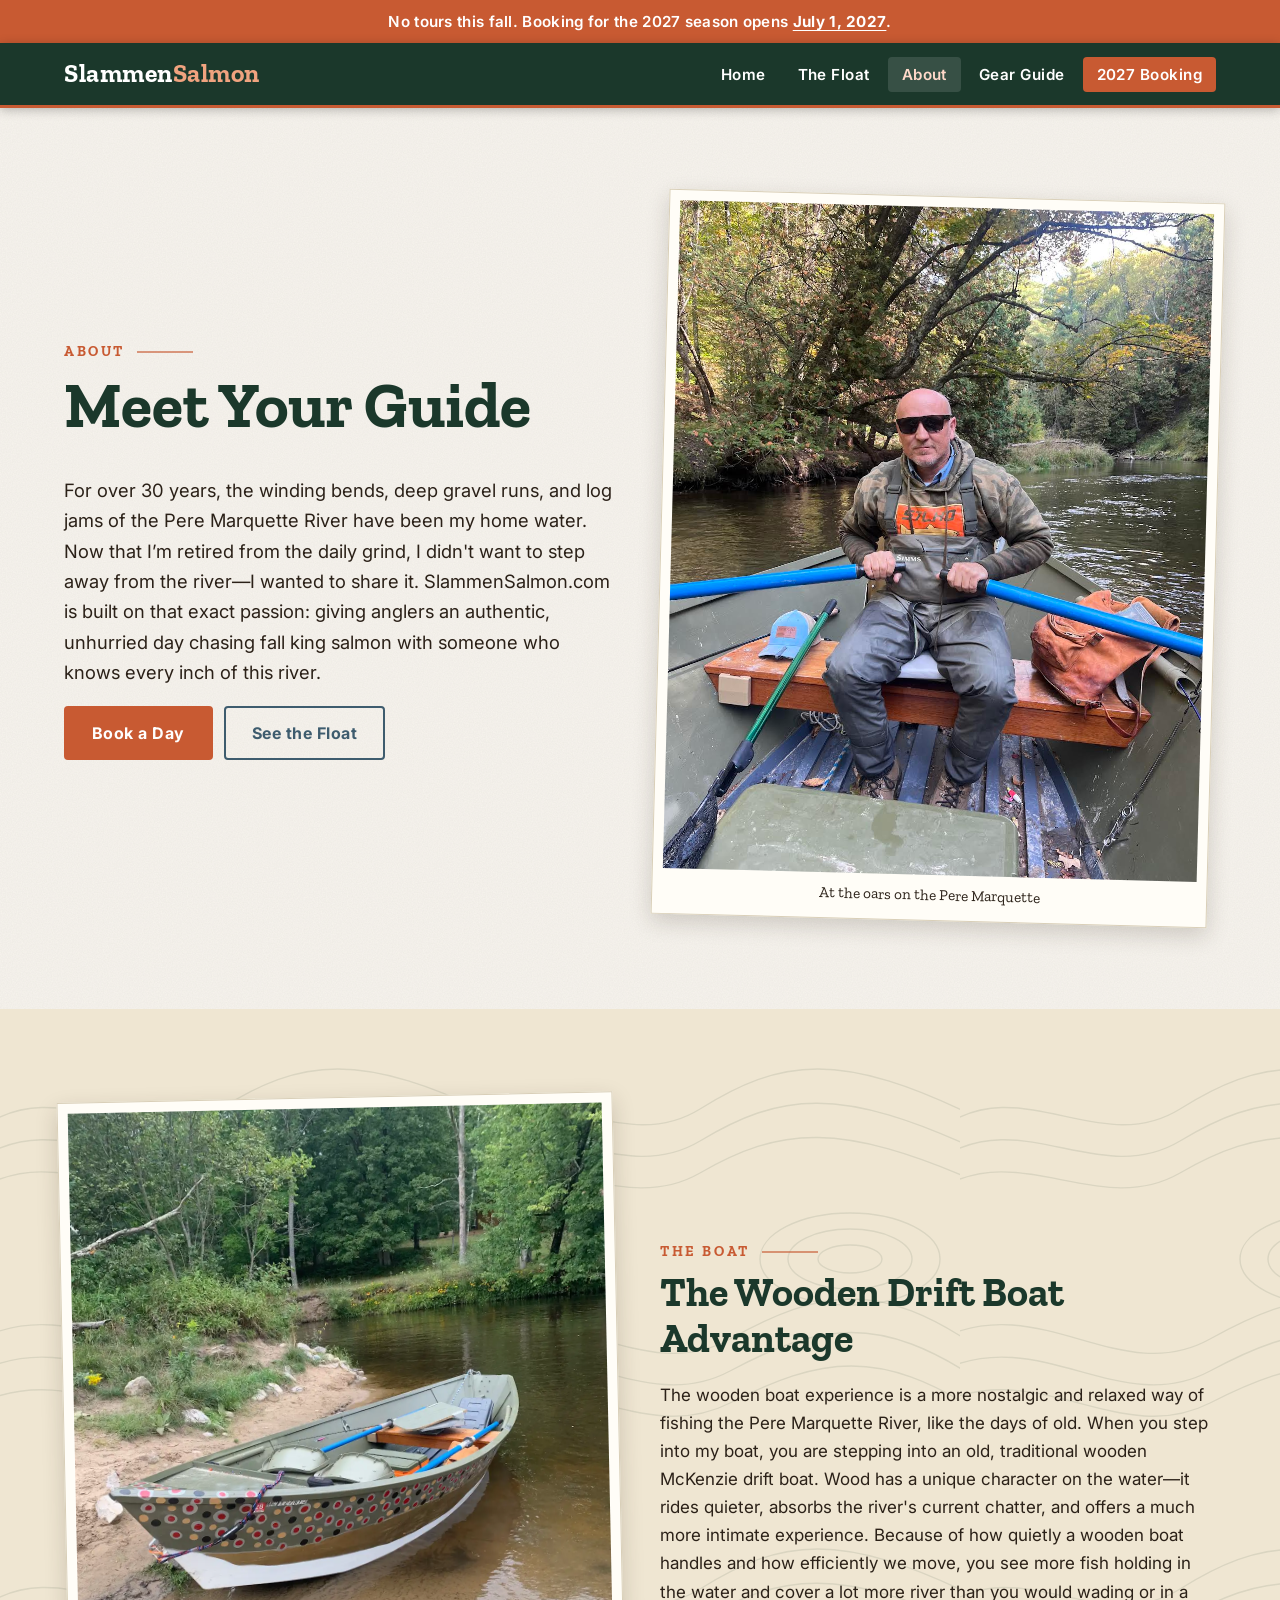
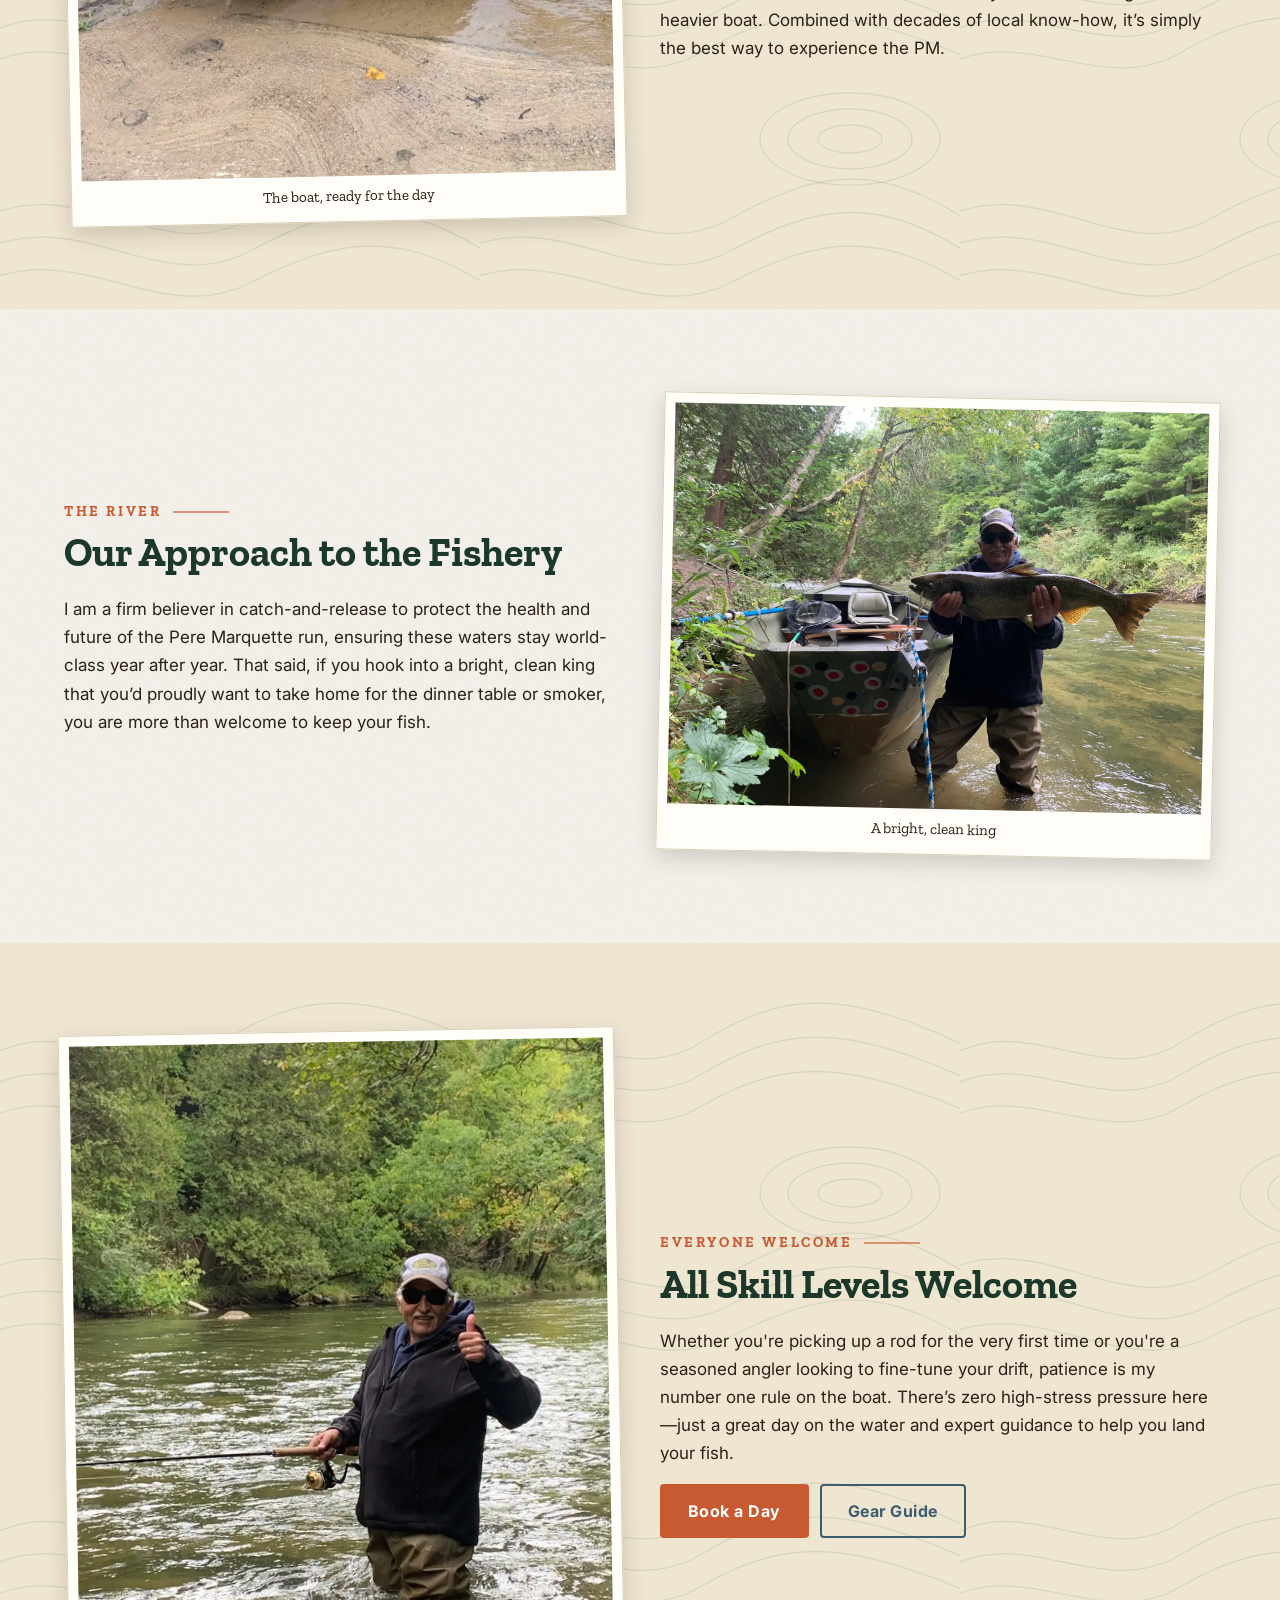
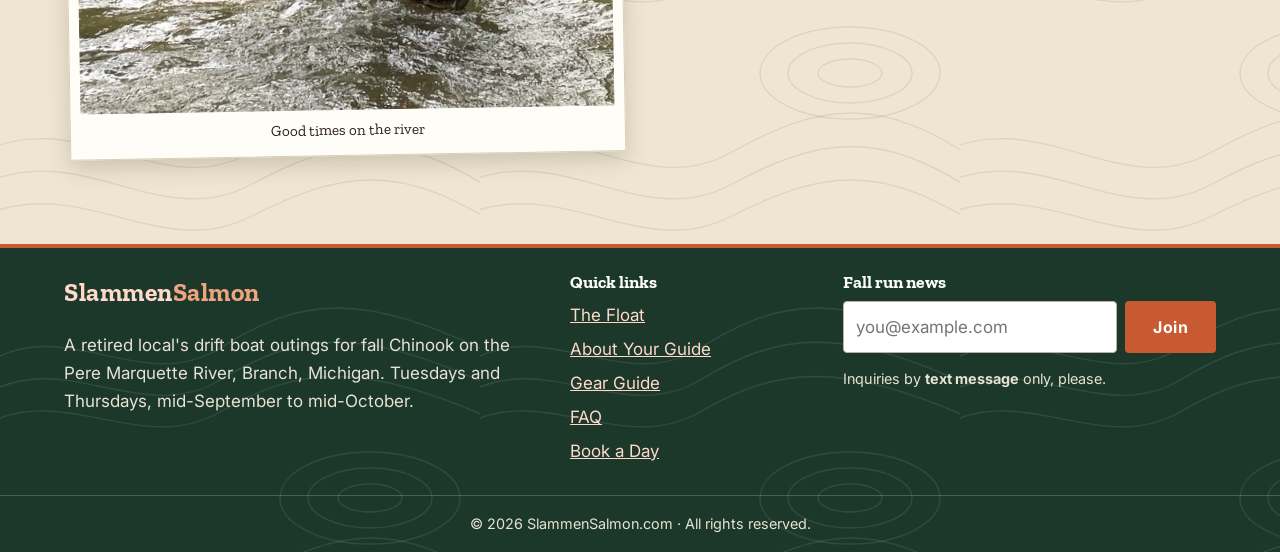
<file: about.html>
<!doctype html>
<html lang="en">
<head>
<meta charset="utf-8">
<meta name="viewport" content="width=device-width,initial-scale=1">
<title>About Your Guide | Slammen Salmon</title>
<meta name="description" content="Meet your Pere Marquette River guide: over 30 years on his home water, a traditional wooden McKenzie drift boat, a catch-and-release approach, and a patient day for every skill level.">
<link rel="preconnect" href="https://fonts.googleapis.com">
<link rel="preconnect" href="https://fonts.gstatic.com" crossorigin>
<link href="https://fonts.googleapis.com/css2?family=Inter:wght@400;600;700&family=Zilla+Slab:wght@600;700&display=swap" rel="stylesheet">
<link rel="stylesheet" href="css/styles.css">
</head>
<body>
<div class="announce">No tours this fall. Booking for the 2027 season opens <b>July 1, 2027</b>.</div>
<header class="nav">
  <div class="nav-inner">
    <a class="logo" href="index.html">Slammen<span>Salmon</span></a>
    <button class="menu-btn" id="menuBtn" aria-label="Menu" aria-expanded="false">☰</button>
    <ul class="nav-links" id="navLinks">
      <li><a href="index.html">Home</a></li>
      <li><a href="index.html#float">The Float</a></li>
      <li><a href="about.html" aria-current="page">About</a></li>
      <li><a href="gear.html">Gear Guide</a></li>
      <li><a class="nav-book" href="index.html#book">2027 Booking</a></li>
    </ul>
  </div>
</header>

<main>
<section class="section">
  <div class="container two-col" style="align-items:center">
    <div>
      <p class="eyebrow">About</p>
      <h1>Meet Your Guide</h1>
      <p class="lead">For over 30 years, the winding bends, deep gravel runs, and log jams of the Pere Marquette River have been my home water. Now that I’m retired from the daily grind, I didn't want to step away from the river—I wanted to share it. SlammenSalmon.com is built on that exact passion: giving anglers an authentic, unhurried day chasing fall king salmon with someone who knows every inch of this river.</p>
      <p><a class="btn btn-copper" href="index.html#book">Book a Day</a> <a class="btn btn-secondary" href="index.html#float">See the Float</a></p>
    </div>
    <figure class="frame" style="transform:rotate(1.5deg)"><img src="images/guide-rowing.jpg" alt="Your guide at the oars of his wooden drift boat" style="aspect-ratio:4/5"><figcaption>At the oars on the Pere Marquette</figcaption></figure>
  </div>
</section>

<section class="section section-alt">
  <div class="container two-col" style="align-items:center">
    <figure class="frame" style="transform:rotate(-1.2deg)"><img src="images/drift-boat-ramp.webp" alt="The hand-painted wooden drift boat resting at the boat ramp" loading="lazy" style="aspect-ratio:4/5"><figcaption>The boat, ready for the day</figcaption></figure>
    <div>
      <p class="eyebrow">The Boat</p>
      <h2>The Wooden Drift Boat Advantage</h2>
      <p>The wooden boat experience is a more nostalgic and relaxed way of fishing the Pere Marquette River, like the days of old. When you step into my boat, you are stepping into an old, traditional wooden McKenzie drift boat. Wood has a unique character on the water—it rides quieter, absorbs the river's current chatter, and offers a much more intimate experience. Because of how quietly a wooden boat handles and how efficiently we move, you see more fish holding in the water and cover a lot more river than you would wading or in a heavier boat. Combined with decades of local know-how, it’s simply the best way to experience the PM.</p>
    </div>
  </div>
</section>

<section class="section">
  <div class="container two-col" style="align-items:center">
    <div>
      <p class="eyebrow">The River</p>
      <h2>Our Approach to the Fishery</h2>
      <p>I am a firm believer in catch-and-release to protect the health and future of the Pere Marquette run, ensuring these waters stay world-class year after year. That said, if you hook into a bright, clean king that you’d proudly want to take home for the dinner table or smoker, you are more than welcome to keep your fish.</p>
    </div>
    <figure class="frame" style="transform:rotate(1.2deg)"><img src="images/trophy-king.webp" alt="An angler holding a big Chinook salmon beside the drift boat" loading="lazy" style="aspect-ratio:4/3"><figcaption>A bright, clean king</figcaption></figure>
  </div>
</section>

<section class="section section-alt">
  <div class="container two-col" style="align-items:center">
    <figure class="frame" style="transform:rotate(-1deg)"><img src="images/thumbs-up-river.webp" alt="A smiling angler giving a thumbs up while standing in the river" loading="lazy" style="aspect-ratio:4/5"><figcaption>Good times on the river</figcaption></figure>
    <div>
      <p class="eyebrow">Everyone Welcome</p>
      <h2>All Skill Levels Welcome</h2>
      <p>Whether you're picking up a rod for the very first time or you're a seasoned angler looking to fine-tune your drift, patience is my number one rule on the boat. There’s zero high-stress pressure here—just a great day on the water and expert guidance to help you land your fish.</p>
      <p><a class="btn btn-copper" href="index.html#book">Book a Day</a> <a class="btn btn-secondary" href="gear.html">Gear Guide</a></p>
    </div>
  </div>
</section>
</main>

<footer class="footer">
  <div class="container footer-grid">
    <div><a class="logo" href="index.html">Slammen<span>Salmon</span></a><p>A retired local's drift boat outings for fall Chinook on the Pere Marquette River, Branch, Michigan. Tuesdays and Thursdays, mid-September to mid-October.</p></div>
    <div><h3>Quick links</h3><ul><li><a href="index.html#float">The Float</a></li><li><a href="about.html" aria-current="page">About Your Guide</a></li><li><a href="gear.html">Gear Guide</a></li><li><a href="index.html#faq">FAQ</a></li><li><a href="index.html#book">Book a Day</a></li></ul></div>
    <div><h3>Fall run news</h3><form class="news" id="newsForm"><input type="email" id="newsEmail" placeholder="you@example.com" aria-label="Email" required><button class="btn btn-copper" type="submit">Join</button></form><p id="newsMsg" style="font-size:.9rem"></p>
      <p style="font-size:.9rem">Inquiries by <b>text message</b> only, please.</p></div>
  </div>
  <div class="copy">© <span id="yr"></span> SlammenSalmon.com · All rights reserved.</div>
</footer>

<nav class="tabbar" aria-label="Mobile">
  <a href="index.html"><svg viewBox="0 0 24 24"><path d="M3 11l9-8 9 8M5 10v10h14V10"/></svg>Home</a>
  <a href="index.html#float"><svg viewBox="0 0 24 24"><path d="M3 6l6-2 6 2 6-2v14l-6 2-6-2-6 2zM9 4v14M15 6v14"/></svg>Float</a>
  <a href="about.html" aria-current="page"><svg viewBox="0 0 24 24"><circle cx="12" cy="8" r="4"/><path d="M4 21c0-4 4-6 8-6s8 2 8 6"/></svg>About</a>
  <a href="gear.html"><svg viewBox="0 0 24 24"><path d="M5 4h14v16H5zM9 9h6M9 13h6"/></svg>Gear</a>
  <a href="index.html#book"><svg viewBox="0 0 24 24"><path d="M4 6h16v14H4zM4 10h16M8 3v4M16 3v4"/></svg>Book</a>
</nav>

<script src="js/main.js"></script>
</body>
</html>
</file>
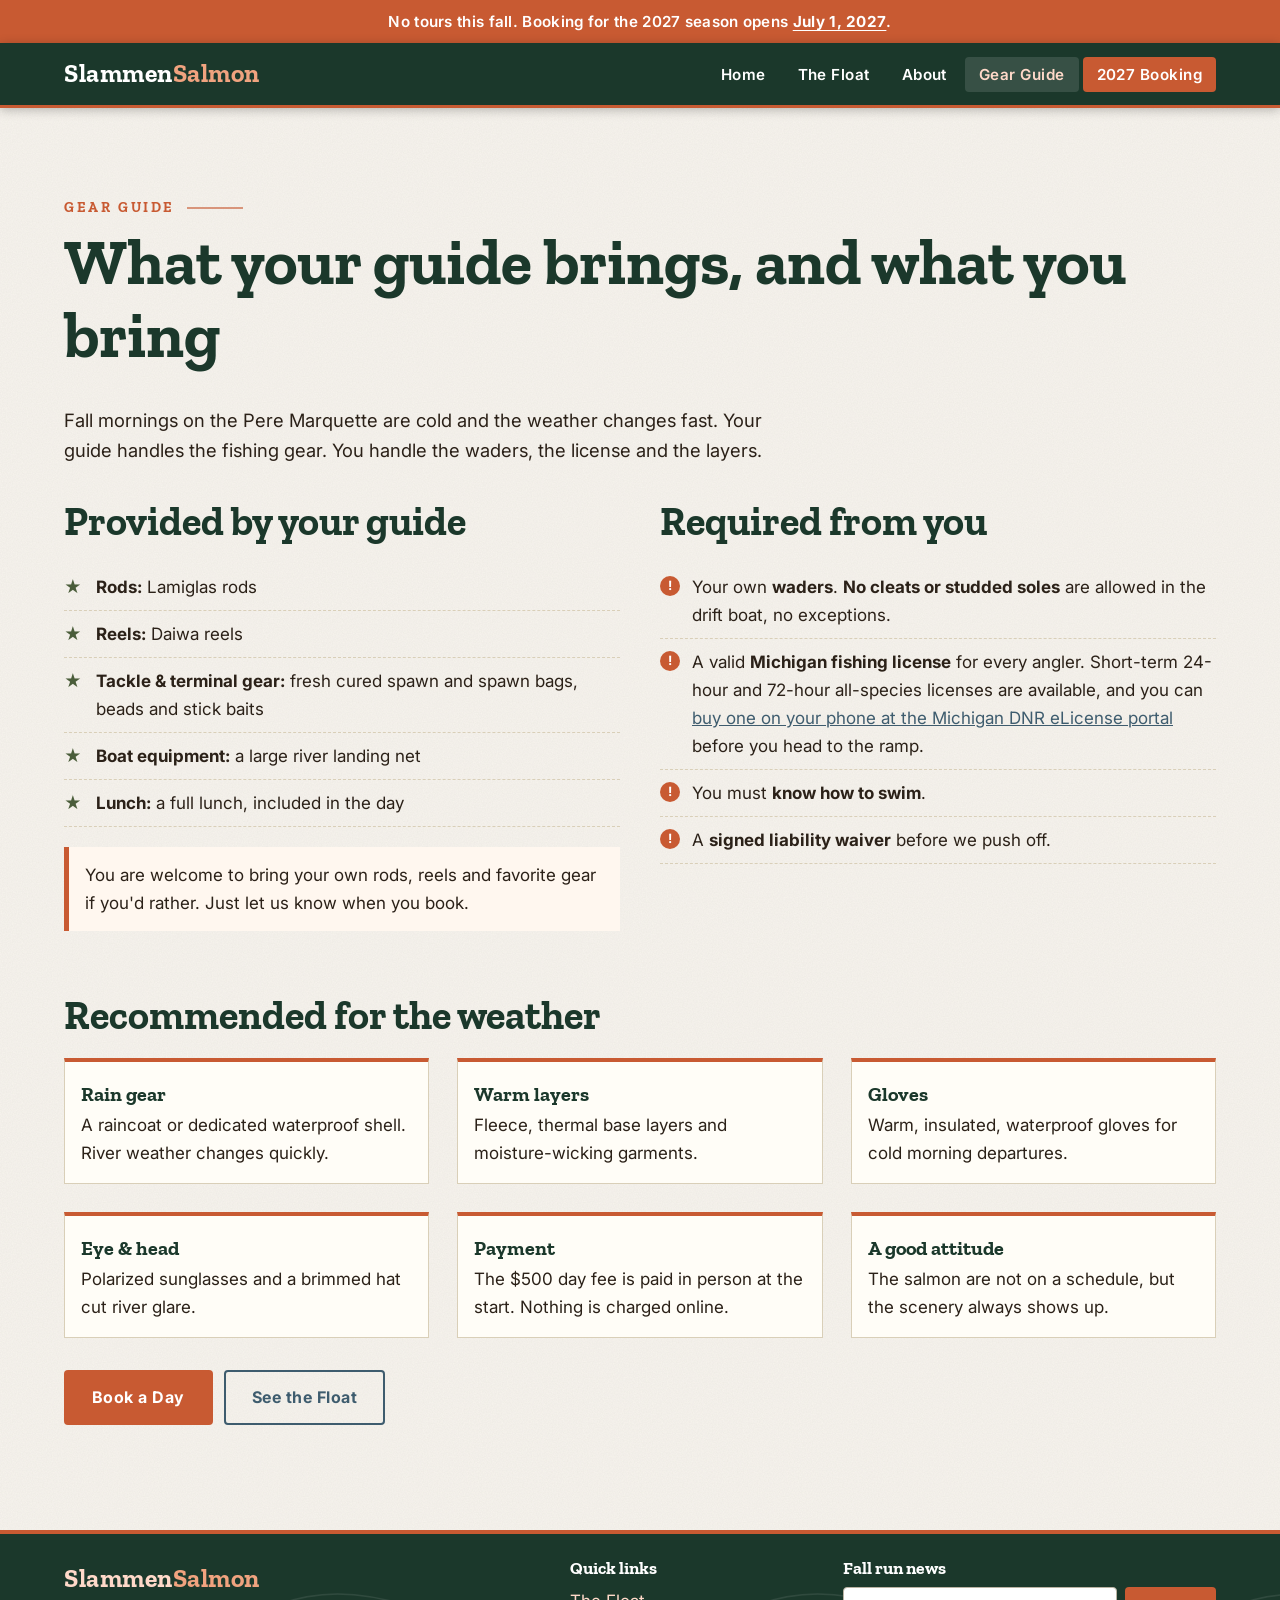
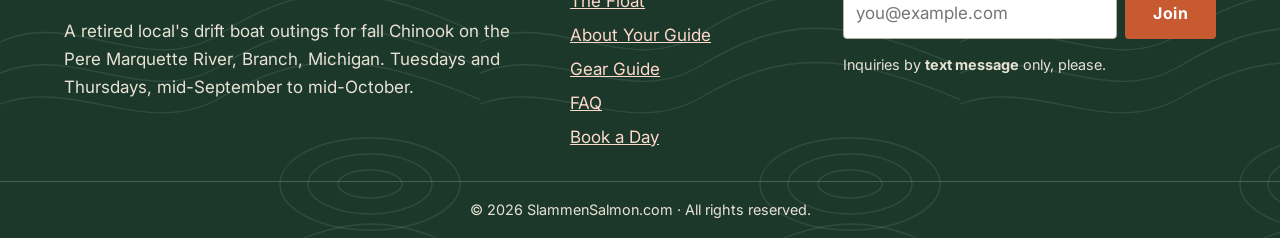
<file: gear.html>
<!doctype html>
<html lang="en">
<head>
<meta charset="utf-8">
<meta name="viewport" content="width=device-width,initial-scale=1">
<title>Gear Guide | Slammen Salmon</title>
<meta name="description" content="What your guide provides (Lamiglas rods, Daiwa reels, spawn, beads, stick baits, landing net) and what to bring for a fall salmon float on the Pere Marquette River.">
<link rel="preconnect" href="https://fonts.googleapis.com">
<link rel="preconnect" href="https://fonts.gstatic.com" crossorigin>
<link href="https://fonts.googleapis.com/css2?family=Inter:wght@400;600;700&family=Zilla+Slab:wght@600;700&display=swap" rel="stylesheet">
<link rel="stylesheet" href="css/styles.css">
</head>
<body>
<div class="announce">No tours this fall. Booking for the 2027 season opens <b>July 1, 2027</b>.</div>
<header class="nav">
  <div class="nav-inner">
    <a class="logo" href="index.html">Slammen<span>Salmon</span></a>
    <button class="menu-btn" id="menuBtn" aria-label="Menu" aria-expanded="false">☰</button>
    <ul class="nav-links" id="navLinks">
      <li><a href="index.html">Home</a></li>
      <li><a href="index.html#float">The Float</a></li>
      <li><a href="about.html">About</a></li>
      <li><a href="gear.html" aria-current="page">Gear Guide</a></li>
      <li><a class="nav-book" href="index.html#book">2027 Booking</a></li>
    </ul>
  </div>
</header>

<main>
<section class="section">
  <div class="container">
    <p class="eyebrow">Gear Guide</p>
    <h1>What your guide brings, and what you bring</h1>
    <p class="lead">Fall mornings on the Pere Marquette are cold and the weather changes fast. Your guide handles the fishing gear. You handle the waders, the license and the layers.</p>

    <div class="two-col" style="margin-top:32px">
      <div>
        <h2>Provided by your guide</h2>
        <ul class="checklist provided">
          <li><b>Rods:</b> Lamiglas rods</li>
          <li><b>Reels:</b> Daiwa reels</li>
          <li><b>Tackle &amp; terminal gear:</b> fresh cured spawn and spawn bags, beads and stick baits</li>
          <li><b>Boat equipment:</b> a large river landing net</li>
          <li><b>Lunch:</b> a full lunch, included in the day</li>
        </ul>
        <p class="notice" style="margin-top:20px">You are welcome to bring your own rods, reels and favorite gear if you'd rather. Just let us know when you book.</p>
      </div>
      <div>
        <h2>Required from you</h2>
        <ul class="checklist warn">
          <li>Your own <b>waders</b>. <b>No cleats or studded soles</b> are allowed in the drift boat, no exceptions.</li>
          <li>A valid <b>Michigan fishing license</b> for every angler. Short-term 24-hour and 72-hour all-species licenses are available, and you can <a href="https://www.mdnr-elicense.com/" target="_blank" rel="noopener">buy one on your phone at the Michigan DNR eLicense portal</a> before you head to the ramp.</li>
          <li>You must <b>know how to swim</b>.</li>
          <li>A <b>signed liability waiver</b> before we push off.</li>
        </ul>
      </div>
    </div>

    <h2 style="margin-top:44px">Recommended for the weather</h2>
    <div class="grid-3">
      <div class="fact"><b>Rain gear</b>A raincoat or dedicated waterproof shell. River weather changes quickly.</div>
      <div class="fact"><b>Warm layers</b>Fleece, thermal base layers and moisture-wicking garments.</div>
      <div class="fact"><b>Gloves</b>Warm, insulated, waterproof gloves for cold morning departures.</div>
      <div class="fact"><b>Eye &amp; head</b>Polarized sunglasses and a brimmed hat cut river glare.</div>
      <div class="fact"><b>Payment</b>The $500 day fee is paid in person at the start. Nothing is charged online.</div>
      <div class="fact"><b>A good attitude</b>The salmon are not on a schedule, but the scenery always shows up.</div>
    </div>
    <p style="margin-top:32px"><a class="btn btn-copper" href="index.html#book">Book a Day</a> <a class="btn btn-secondary" href="index.html#float">See the Float</a></p>
  </div>
</section>
</main>

<footer class="footer">
  <div class="container footer-grid">
    <div><a class="logo" href="index.html">Slammen<span>Salmon</span></a><p>A retired local's drift boat outings for fall Chinook on the Pere Marquette River, Branch, Michigan. Tuesdays and Thursdays, mid-September to mid-October.</p></div>
    <div><h3>Quick links</h3><ul><li><a href="index.html#float">The Float</a></li><li><a href="about.html">About Your Guide</a></li><li><a href="gear.html" aria-current="page">Gear Guide</a></li><li><a href="index.html#faq">FAQ</a></li><li><a href="index.html#book">Book a Day</a></li></ul></div>
    <div><h3>Fall run news</h3><form class="news" id="newsForm"><input type="email" id="newsEmail" placeholder="you@example.com" aria-label="Email" required><button class="btn btn-copper" type="submit">Join</button></form><p id="newsMsg" style="font-size:.9rem"></p>
      <p style="font-size:.9rem">Inquiries by <b>text message</b> only, please.</p></div>
  </div>
  <div class="copy">© <span id="yr"></span> SlammenSalmon.com · All rights reserved.</div>
</footer>

<nav class="tabbar" aria-label="Mobile">
  <a href="index.html"><svg viewBox="0 0 24 24"><path d="M3 11l9-8 9 8M5 10v10h14V10"/></svg>Home</a>
  <a href="index.html#float"><svg viewBox="0 0 24 24"><path d="M3 6l6-2 6 2 6-2v14l-6 2-6-2-6 2zM9 4v14M15 6v14"/></svg>Float</a>
  <a href="about.html"><svg viewBox="0 0 24 24"><circle cx="12" cy="8" r="4"/><path d="M4 21c0-4 4-6 8-6s8 2 8 6"/></svg>About</a>
  <a href="gear.html" aria-current="page"><svg viewBox="0 0 24 24"><path d="M5 4h14v16H5zM9 9h6M9 13h6"/></svg>Gear</a>
  <a href="index.html#book"><svg viewBox="0 0 24 24"><path d="M4 6h16v14H4zM4 10h16M8 3v4M16 3v4"/></svg>Book</a>
</nav>

<script src="js/main.js"></script>
</body>
</html>
</file>
<file: css/styles.css>
:root{
  --pine:#1B382B; --moss:#4A5D3A; --copper:#C85A32; --copper-dark:#a84824; --slate:#3E5C6E; --bark:#2B2118;
  --sand:#F7F4EE; --parchment:#EFE6D2; --line:#d9cfb8; --white:#fff;
  --radius:6px; --shadow:0 8px 22px rgba(43,33,24,.18);
  --font-head:'Zilla Slab',Georgia,'Times New Roman',serif;
  --font-body:'Inter',system-ui,-apple-system,'Segoe UI',Roboto,sans-serif;
  --topo:url("data:image/svg+xml,%3Csvg xmlns='http://www.w3.org/2000/svg' width='480' height='480' viewBox='0 0 480 480' fill='none' stroke='%23ffffff' stroke-opacity='.09' stroke-width='1.4'%3E%3Cpath d='M-20 120C60 60 140 150 220 100S360 40 500 110'/%3E%3Cpath d='M-20 150C60 95 140 180 220 132S360 76 500 142'/%3E%3Cpath d='M-20 180C60 130 140 210 220 164S360 112 500 174'/%3E%3Cpath d='M-20 330C80 280 160 380 250 330S400 270 500 340'/%3E%3Cpath d='M-20 362C80 314 160 410 250 362S400 304 500 372'/%3E%3Cpath d='M-20 394C80 348 160 440 250 394S400 338 500 404'/%3E%3Cellipse cx='370' cy='250' rx='90' ry='46'/%3E%3Cellipse cx='370' cy='250' rx='62' ry='30'/%3E%3Cellipse cx='370' cy='250' rx='32' ry='14'/%3E%3C/svg%3E");
  --topo-dark:url("data:image/svg+xml,%3Csvg xmlns='http://www.w3.org/2000/svg' width='480' height='480' viewBox='0 0 480 480' fill='none' stroke='%231B382B' stroke-opacity='.10' stroke-width='1.4'%3E%3Cpath d='M-20 120C60 60 140 150 220 100S360 40 500 110'/%3E%3Cpath d='M-20 150C60 95 140 180 220 132S360 76 500 142'/%3E%3Cpath d='M-20 180C60 130 140 210 220 164S360 112 500 174'/%3E%3Cpath d='M-20 330C80 280 160 380 250 330S400 270 500 340'/%3E%3Cpath d='M-20 362C80 314 160 410 250 362S400 304 500 372'/%3E%3Cpath d='M-20 394C80 348 160 440 250 394S400 338 500 404'/%3E%3Cellipse cx='370' cy='250' rx='90' ry='46'/%3E%3Cellipse cx='370' cy='250' rx='62' ry='30'/%3E%3Cellipse cx='370' cy='250' rx='32' ry='14'/%3E%3C/svg%3E");
  --grain:url("data:image/svg+xml,%3Csvg xmlns='http://www.w3.org/2000/svg' width='160' height='160'%3E%3Cfilter id='n'%3E%3CfeTurbulence type='fractalNoise' baseFrequency='.8' numOctaves='2' stitchTiles='stitch'/%3E%3CfeColorMatrix values='0 0 0 0 .17 0 0 0 0 .13 0 0 0 0 .09 0 0 0 .07 0'/%3E%3C/filter%3E%3Crect width='160' height='160' filter='url(%23n)'/%3E%3C/svg%3E");
}
*{box-sizing:border-box}
html{scroll-behavior:smooth;scroll-padding-top:72px}
body{margin:0;background:var(--sand) var(--grain);color:var(--bark);font-family:var(--font-body);line-height:1.65;font-size:17px}
img{max-width:100%;display:block}
h1,h2,h3{font-family:var(--font-head);color:var(--pine);line-height:1.15;margin:0 0 .5em;font-weight:700}
h1{font-size:clamp(2.3rem,5.2vw,4rem)} h2{font-size:clamp(1.8rem,3.6vw,2.5rem)} h3{font-size:1.35rem}
a{color:var(--slate)}
.container{max-width:1200px;margin:0 auto;padding:24px}
.section{padding:64px 0;position:relative}
.section-alt{background:var(--parchment) var(--topo-dark)}
.lead{font-size:1.15rem;max-width:62ch}
.eyebrow{font-family:var(--font-head);text-transform:uppercase;letter-spacing:.18em;color:var(--copper);font-weight:700;font-size:.9rem;margin:0 0 .4em;display:flex;align-items:center;gap:12px}
.eyebrow::after{content:"";height:2px;width:56px;background:var(--copper);opacity:.6}
.center{text-align:center}.center .eyebrow{justify-content:center}.center .eyebrow::before{content:"";height:2px;width:56px;background:var(--copper);opacity:.6}
.rule{border:0;height:6px;border-top:2px solid var(--line);border-bottom:1px solid var(--line);margin:0}

/* Nav */
.nav{position:sticky;top:0;z-index:50;background:var(--pine);color:#fff;border-bottom:3px solid var(--copper);box-shadow:0 2px 10px rgba(0,0,0,.25)}
.nav-inner{max-width:1200px;margin:0 auto;padding:10px 24px;display:flex;align-items:center;justify-content:space-between;gap:16px}
.logo{font-family:var(--font-head);font-weight:700;font-size:1.6rem;color:#fff;text-decoration:none;letter-spacing:.02em}
.logo span{color:#f0a37f}
.nav-links{display:flex;gap:4px;list-style:none;margin:0;padding:0}
.nav-links a{color:#fff;text-decoration:none;padding:8px 14px;border-radius:4px;font-weight:600;font-size:.95rem;letter-spacing:.03em}
.nav-links a:hover,.nav-links a[aria-current="page"]{background:rgba(255,255,255,.12);color:#ffd9c9}
.nav-links a.nav-book{background:var(--copper)}
.nav-links a.nav-book:hover{background:var(--copper-dark);color:#fff}
.menu-btn{display:none;background:none;border:1px solid rgba(255,255,255,.5);color:#fff;border-radius:6px;padding:6px 10px;font-size:1.2rem;cursor:pointer}

/* Buttons */
.btn{display:inline-block;border:2px solid transparent;border-radius:4px;padding:12px 26px;font-weight:700;font-size:1rem;cursor:pointer;text-decoration:none;font-family:var(--font-body);letter-spacing:.03em;transition:background-color .2s,box-shadow .2s,color .2s}
.btn-primary{background:var(--pine);color:#fff}
.btn-primary:hover{background:var(--copper);box-shadow:var(--shadow)}
.btn-copper{background:var(--copper);color:#fff}
.btn-copper:hover{background:var(--copper-dark);box-shadow:var(--shadow)}
.btn-secondary{background:transparent;border-color:var(--slate);color:var(--slate)}
.btn-secondary:hover{background:rgba(62,92,110,.12)}
.btn[disabled]{opacity:.5;cursor:not-allowed;box-shadow:none}
.btn:focus-visible,a:focus-visible,input:focus-visible,select:focus-visible,textarea:focus-visible,button:focus-visible{outline:3px solid var(--copper);outline-offset:2px}

/* Hero */
.hero{position:relative;color:#fff;background:var(--pine) var(--topo);overflow:hidden}
.hero::after{content:"";position:absolute;inset:0;background:var(--grain);pointer-events:none;opacity:.8}
.hero .container{position:relative;z-index:1;display:grid;grid-template-columns:1.1fr .9fr;gap:48px;align-items:center;padding-top:64px;padding-bottom:72px}
.hero h1{color:#fff;max-width:14ch}
.hero p{font-size:1.18rem;max-width:50ch;color:#f1ebdc}
.hero .eyebrow{color:#f0a37f}.hero .eyebrow::after{background:#f0a37f}
.hero-cta{display:flex;gap:12px;flex-wrap:wrap;margin-top:26px}
.hero .btn-secondary{border-color:#f1ebdc;color:#f1ebdc}
.hero .btn-secondary:hover{background:rgba(255,255,255,.14)}
.hero-photos{position:relative;min-height:640px}
.hero-photos .frame img{aspect-ratio:1/1}
.hero-photos .frame:first-of-type figcaption{text-align:left}
.hero-photos .frame{position:absolute;width:62%}
.hero-photos .frame:nth-of-type(1){left:0;top:0;transform:rotate(-3deg)}
.hero-photos .frame:nth-of-type(2){right:0;bottom:0;transform:rotate(2.5deg)}
.stamp{position:absolute;z-index:2;right:2%;top:-4%;width:128px;height:128px;border-radius:50%;border:3px double var(--copper);background:rgba(27,56,43,.88);color:#f0a37f;display:grid;place-items:center;text-align:center;font-family:var(--font-head);font-weight:700;font-size:.72rem;letter-spacing:.12em;line-height:1.3;transform:rotate(12deg);text-transform:uppercase}
.stamp b{display:block;font-size:1.15rem;color:#fff;letter-spacing:.02em;margin:2px 0}

/* Framed photos */
.frame{margin:0;background:#fffdf7;padding:10px 10px 12px;border:1px solid var(--line);box-shadow:var(--shadow)}
.frame img{width:100%;aspect-ratio:4/5;object-fit:cover}
.frame figcaption{font-family:var(--font-head);font-size:.95rem;color:var(--bark);padding-top:8px;text-align:center}

/* Cards */
.grid-3{display:grid;grid-template-columns:repeat(3,1fr);gap:28px}
.card{background:#fffdf7;border:1px solid var(--line);padding:10px;box-shadow:0 3px 10px rgba(43,33,24,.1);transition:box-shadow .2s,transform .2s}
.card:hover{box-shadow:var(--shadow);transform:translateY(-3px)}
.card img{width:100%;aspect-ratio:4/3;object-fit:cover}
.card-body{padding:12px 10px 12px}
.card-body p{margin:.3em 0 0}
.tag{display:inline-block;background:var(--moss);color:#fff;font-size:.74rem;font-weight:700;padding:3px 10px;letter-spacing:.1em;text-transform:uppercase;border-radius:2px}

/* Tour facts */
.facts{display:grid;grid-template-columns:repeat(4,1fr);gap:16px;margin:28px 0}
.fact{background:#fffdf7;border:1px solid var(--line);border-top:4px solid var(--copper);padding:16px}
.fact b{display:block;font-family:var(--font-head);color:var(--pine);font-size:1.25rem}
.two-col{display:grid;grid-template-columns:1fr 1fr;gap:40px}
.checklist{list-style:none;padding:0;margin:0}
.checklist li{padding:9px 0 9px 32px;position:relative;border-bottom:1px dashed var(--line)}
.checklist li::before{content:"✓";position:absolute;left:0;color:var(--copper);font-weight:700}
.checklist.warn li::before{content:"!";background:var(--copper);color:#fff;border-radius:50%;width:20px;height:20px;text-align:center;line-height:20px;font-size:.8rem;top:12px}
.checklist.provided li::before{content:"★";color:var(--moss)}

/* Route map */
.map-wrap{background:#fffdf7;border:1px solid var(--line);padding:10px;box-shadow:var(--shadow)}
.map-note{font-size:.85rem;color:#6b5e50;text-align:center;margin:8px 0 0;font-style:italic}
.route-map{height:480px;position:relative;z-index:0;isolation:isolate;background:#dfe6dc}
.map-wrap{position:relative}
.map-lock{position:absolute;inset:10px;z-index:5;border:0;background:rgba(27,56,43,.35);color:#fff;font:700 1.05rem var(--font-body);cursor:pointer;display:grid;place-items:center;letter-spacing:.03em}
.map-lock[hidden]{display:none}
.map-fallback{padding:24px;text-align:center}
.float-cards{margin-top:28px}
.float-cards .fact b{font-size:1.1rem}
.route-pin span{display:grid;place-items:center;width:30px;height:30px;border-radius:50%;background:var(--copper);color:#fff;border:3px solid #fff;box-shadow:0 2px 8px rgba(0,0,0,.45);font:700 .95rem var(--font-head)}
.route-pin.end span{background:var(--pine)}
.route-arrow svg{display:block;filter:drop-shadow(0 1px 1px rgba(0,0,0,.35))}
.route-arrow{background:none;border:0}
.leaflet-tooltip.route-tip{background:var(--pine);color:#fff;border:2px solid #fff;font:700 .8rem var(--font-body);letter-spacing:.04em;padding:2px 8px;box-shadow:0 2px 6px rgba(0,0,0,.35)}
.leaflet-tooltip.route-tip::before{display:none}
.leaflet-control-layers{font-family:var(--font-body);font-weight:600}
.pull{margin:0 0 18px;padding:6px 0 6px 22px;border-left:4px solid var(--copper);font-family:var(--font-head);font-size:1.25rem;line-height:1.45;color:var(--pine)}
.btn + .btn{margin-left:6px}

/* Photo grid */
.photo-grid{display:grid;grid-template-columns:repeat(3,1fr);gap:26px}
.photo{position:relative;border:0;padding:10px;background:#fffdf7;border:1px solid var(--line);box-shadow:0 3px 10px rgba(43,33,24,.12);cursor:zoom-in;display:block;width:100%;transition:transform .25s,box-shadow .25s}
.photo:nth-child(3n+1){transform:rotate(-.8deg)}.photo:nth-child(3n+2){transform:rotate(.6deg)}.photo:nth-child(3n){transform:rotate(-.4deg)}
.photo:hover{transform:rotate(0) translateY(-4px);box-shadow:var(--shadow)}
.photo .ph{display:block;overflow:hidden;aspect-ratio:4/5}
.photo img{width:100%;height:100%;object-fit:cover;transition:transform .4s}
.photo:hover img{transform:scale(1.04)}
.photo .badge{position:absolute;left:22px;bottom:24px;background:var(--copper);color:#fff;font-weight:700;font-size:.78rem;letter-spacing:.1em;text-transform:uppercase;padding:5px 12px;border-radius:2px;opacity:0;transform:translateY(6px);transition:.25s}
.photo:hover .badge,.photo:focus-visible .badge{opacity:1;transform:none}
.photo .overlay-tag{position:absolute;right:22px;top:22px;background:rgba(27,56,43,.88);color:#fff;font-size:.75rem;letter-spacing:.06em;text-transform:uppercase;padding:3px 10px;border-radius:2px}
@media (hover:none){.photo .badge{opacity:1;transform:none}}
.lightbox{position:fixed;inset:0;background:rgba(15,20,16,.94);z-index:100;display:none;align-items:center;justify-content:center;padding:24px;flex-direction:column;gap:12px}
.lightbox.open{display:flex}
.lightbox img{max-height:80vh;max-width:94vw;object-fit:contain;border:8px solid #fffdf7}
.lightbox p{color:#fff;margin:0;font-weight:600;font-family:var(--font-head);font-size:1.1rem}
.lb-btn{position:absolute;background:rgba(255,255,255,.15);color:#fff;border:0;font-size:2rem;width:52px;height:52px;border-radius:50%;cursor:pointer}
.lb-btn:hover{background:var(--copper)}
.lb-close{top:16px;right:16px}.lb-prev{left:16px;top:50%}.lb-next{right:16px;top:50%}

/* Booking */
.booking{background:#fffdf7;border:1px solid var(--line);outline:2px solid var(--line);outline-offset:5px;padding:30px;box-shadow:var(--shadow);max-width:760px;margin:0 auto}
.status-badge{display:inline-block;background:var(--bark);color:#fff;padding:6px 16px;border-radius:2px;font-weight:700;letter-spacing:.06em;text-transform:uppercase;font-size:.85rem}
.status-badge.open{background:#2f7d4f}
.form-row{display:grid;grid-template-columns:1fr 1fr;gap:16px}
label{display:block;font-weight:600;margin:14px 0 4px}
input[type=text],input[type=email],input[type=tel],input[type=date],input[type=number],select,textarea{width:100%;padding:11px 12px;border:1px solid #b9b2a2;border-radius:4px;font:inherit;background:#fff;color:var(--bark)}
input:disabled,select:disabled{background:#ece8de;cursor:not-allowed}
.consent{display:flex;gap:10px;align-items:flex-start;font-weight:400;margin:10px 0}
.consent input{margin-top:5px;width:18px;height:18px;accent-color:var(--pine);flex:none}
.form-msg{margin-top:14px;padding:12px;border-radius:4px;display:none}
.form-msg.show{display:block}.form-msg.ok{background:#e4f2e9;color:#1d5a37}.form-msg.err{background:#fbe6e0;color:#8a2c12}
.notice{background:#fff7ef;border-left:5px solid var(--copper);padding:14px 16px}

/* Footer */
.footer{background:var(--pine) var(--topo);color:#e8e2d4;border-top:4px solid var(--copper)}
.footer a{color:#ffd9c9}
.footer h3{color:#fff;font-size:1.1rem}
.footer-grid{display:grid;grid-template-columns:2fr 1fr 1.6fr;gap:40px}
.footer ul{list-style:none;padding:0;margin:0}.footer li{margin:6px 0}
.news{display:flex;gap:8px}.news input{flex:1}
.copy{border-top:1px solid rgba(255,255,255,.2);padding:16px 24px;text-align:center;font-size:.9rem}

/* Responsive */
.tabbar{display:none}
@media (max-width:1023px){
  .menu-btn{display:block}
  .nav-inner{flex-wrap:wrap}
  .nav-links{display:none;width:100%;flex-direction:column;padding-bottom:10px}
  .nav-links.open{display:flex}
  .hero .container{grid-template-columns:1fr}
  .hero-photos{min-height:600px;max-width:520px}
  .grid-3{grid-template-columns:repeat(2,1fr)}
  .photo-grid{grid-template-columns:repeat(2,1fr)}
  .facts{grid-template-columns:repeat(2,1fr)}
  .footer-grid{grid-template-columns:1fr 1fr}
}
@media (max-width:767px){
  body{padding-bottom:64px}
  .container{padding:18px}
  .section{padding:44px 0}
  .route-map{height:380px}
  .grid-3,.photo-grid,.two-col,.form-row,.facts,.footer-grid{grid-template-columns:1fr}
  .nav-inner{padding:10px 16px}
  .tabbar{display:flex}
  .hero-photos{min-height:520px}
  .stamp{width:92px;height:92px;font-size:.68rem}
}
.tabbar{position:fixed;bottom:0;left:0;right:0;z-index:55;background:var(--pine);border-top:3px solid var(--copper)}
.tabbar a{flex:1;text-align:center;color:#fff;text-decoration:none;padding:8px 4px 9px;font-size:.76rem;font-weight:600;letter-spacing:.04em}
.tabbar svg{display:block;margin:0 auto 2px;width:22px;height:22px;stroke:currentColor;fill:none;stroke-width:1.8;stroke-linecap:round;stroke-linejoin:round}
.tabbar a[aria-current="page"]{color:#ffb596}
@media (prefers-reduced-motion:reduce){*{transition:none!important;scroll-behavior:auto!important}}

/* FAQ, callout, hints */
.faq{max-width:820px;margin:28px auto 0;display:grid;gap:10px}
.faq details{background:#fffdf7;border:1px solid var(--line);border-left:4px solid var(--copper);padding:0 18px}
.faq summary{cursor:pointer;font-family:var(--font-head);font-weight:700;font-size:1.15rem;color:var(--pine);padding:14px 28px 14px 0;list-style:none;position:relative}
.faq summary::-webkit-details-marker{display:none}
.faq summary::after{content:"+";position:absolute;right:0;top:50%;transform:translateY(-50%);font-size:1.5rem;color:var(--copper);line-height:1}
.faq details[open] summary::after{content:"\2212"}
.faq details p{margin:0 0 16px}
.callout{margin-top:28px;background:#fffdf7;border:1px solid var(--line);border-left:5px solid var(--moss);padding:16px 20px}
.callout h3{margin:0 0 .3em}.callout p{margin:0}
.hint{font-size:.9rem;color:#6b5e50;margin:4px 0 0}

/* Season announcement + closed booking */
.announce{background:var(--copper);color:#fff;text-align:center;font-weight:600;padding:9px 16px;font-size:.95rem;letter-spacing:.02em}
.announce b{text-decoration:underline;text-underline-offset:3px}
#bookingFieldset:disabled{opacity:.45}
</file>
